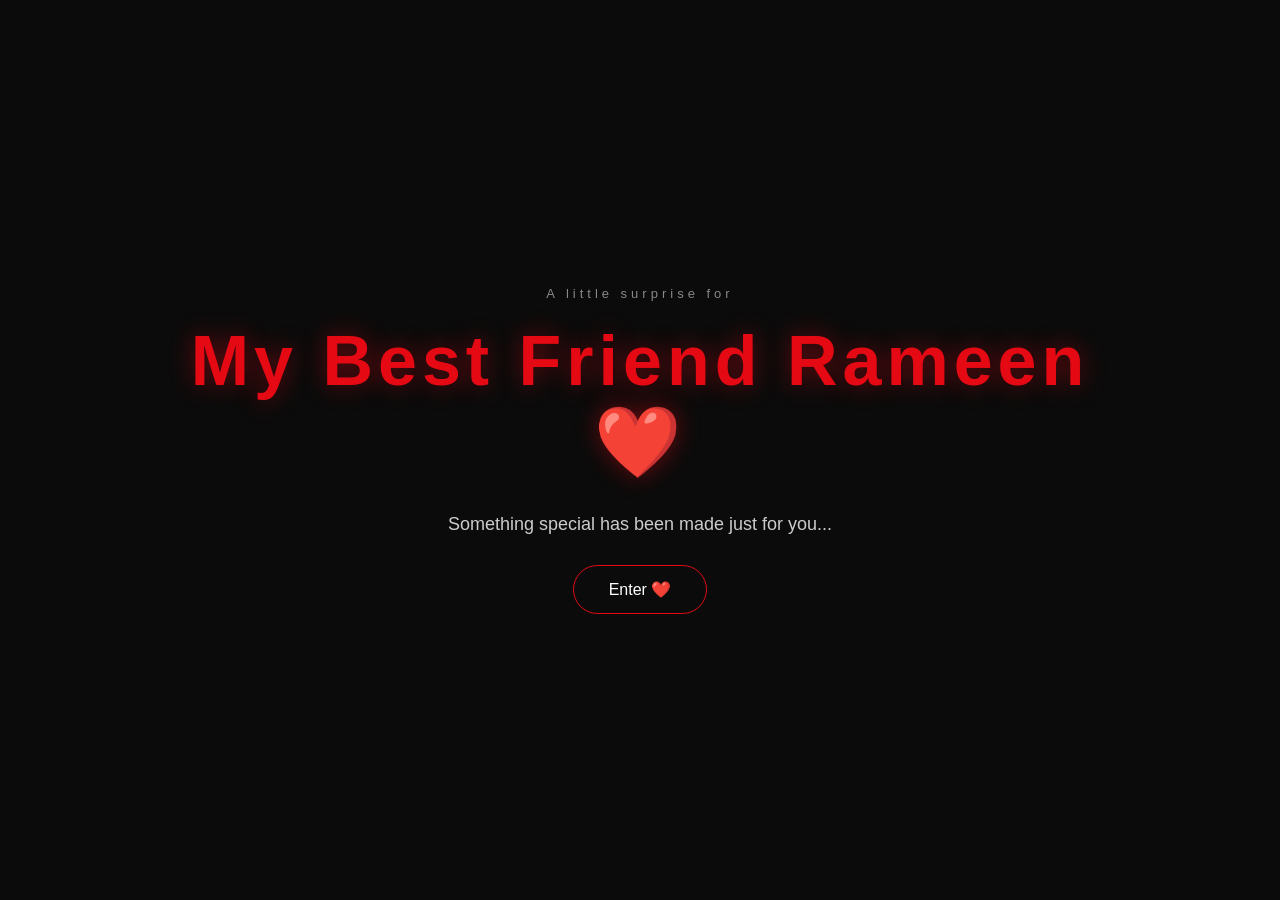
<file: index.html>
<!DOCTYPE html>
<html lang="en">
<head>
    <meta charset="UTF-8">
    <meta name="viewport" content="width=device-width, initial-scale=1.0">
    <title>For Rameen 🖤</title>
    <link rel="stylesheet" href="style.css">
</head>

<body>

    <div class="welcome">
        <p class="small-text">A little surprise for</p>

        <h1>My Best Friend Rameen ❤️</h1>

        <p class="message">
            Something special has been made just for you...
        </p>

        <button onclick="goTo('birthday.html')">
            Enter ❤️
        </button>
    </div>

    <script src="script.js"></script>

</body>
</html>
</file>
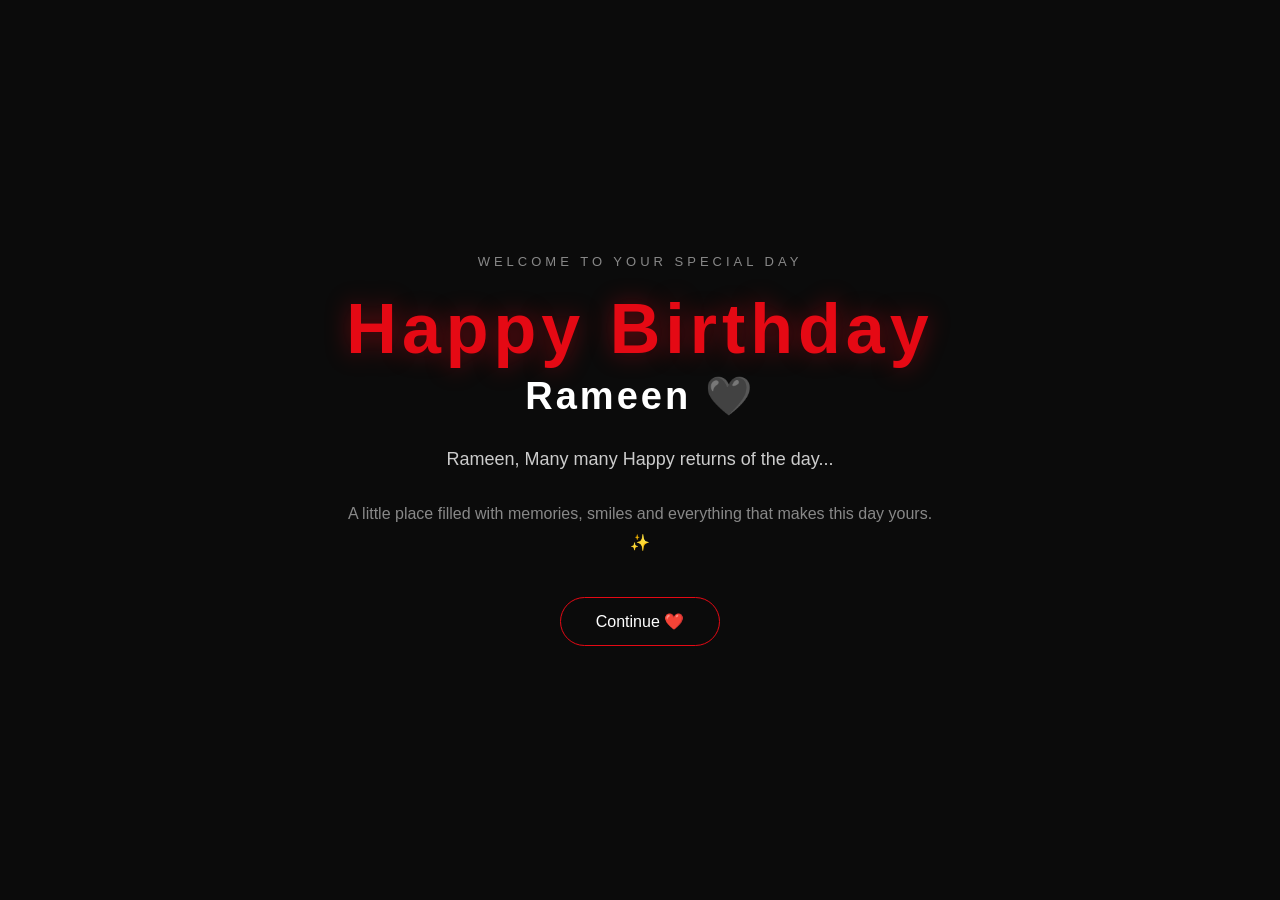
<file: birthday.html>
<!DOCTYPE html>
<html lang="en">
<head>
    <meta charset="UTF-8">
    <meta name="viewport" content="width=device-width, initial-scale=1.0">

    <title>Happy Birthday Rameen ❤️</title>

    <link rel="stylesheet" href="style.css">
</head>

<body>

    <div class="birthday-page">

        <p class="small-text">WELCOME TO YOUR SPECIAL DAY</p>

        <h1>Happy Birthday</h1>

        <h2>Rameen 🖤</h2>

        <p class="message">
            Rameen, Many many Happy returns of the day...
        </p>

        <p class="sub-message">
            A little place filled with memories, smiles and everything
            that makes this day yours. ✨
        </p>

        <button onclick="goTo('story.html')">
            Continue ❤️
        </button>

    </div>

    <script src="script.js"></script>

</body>
</html>
</file>
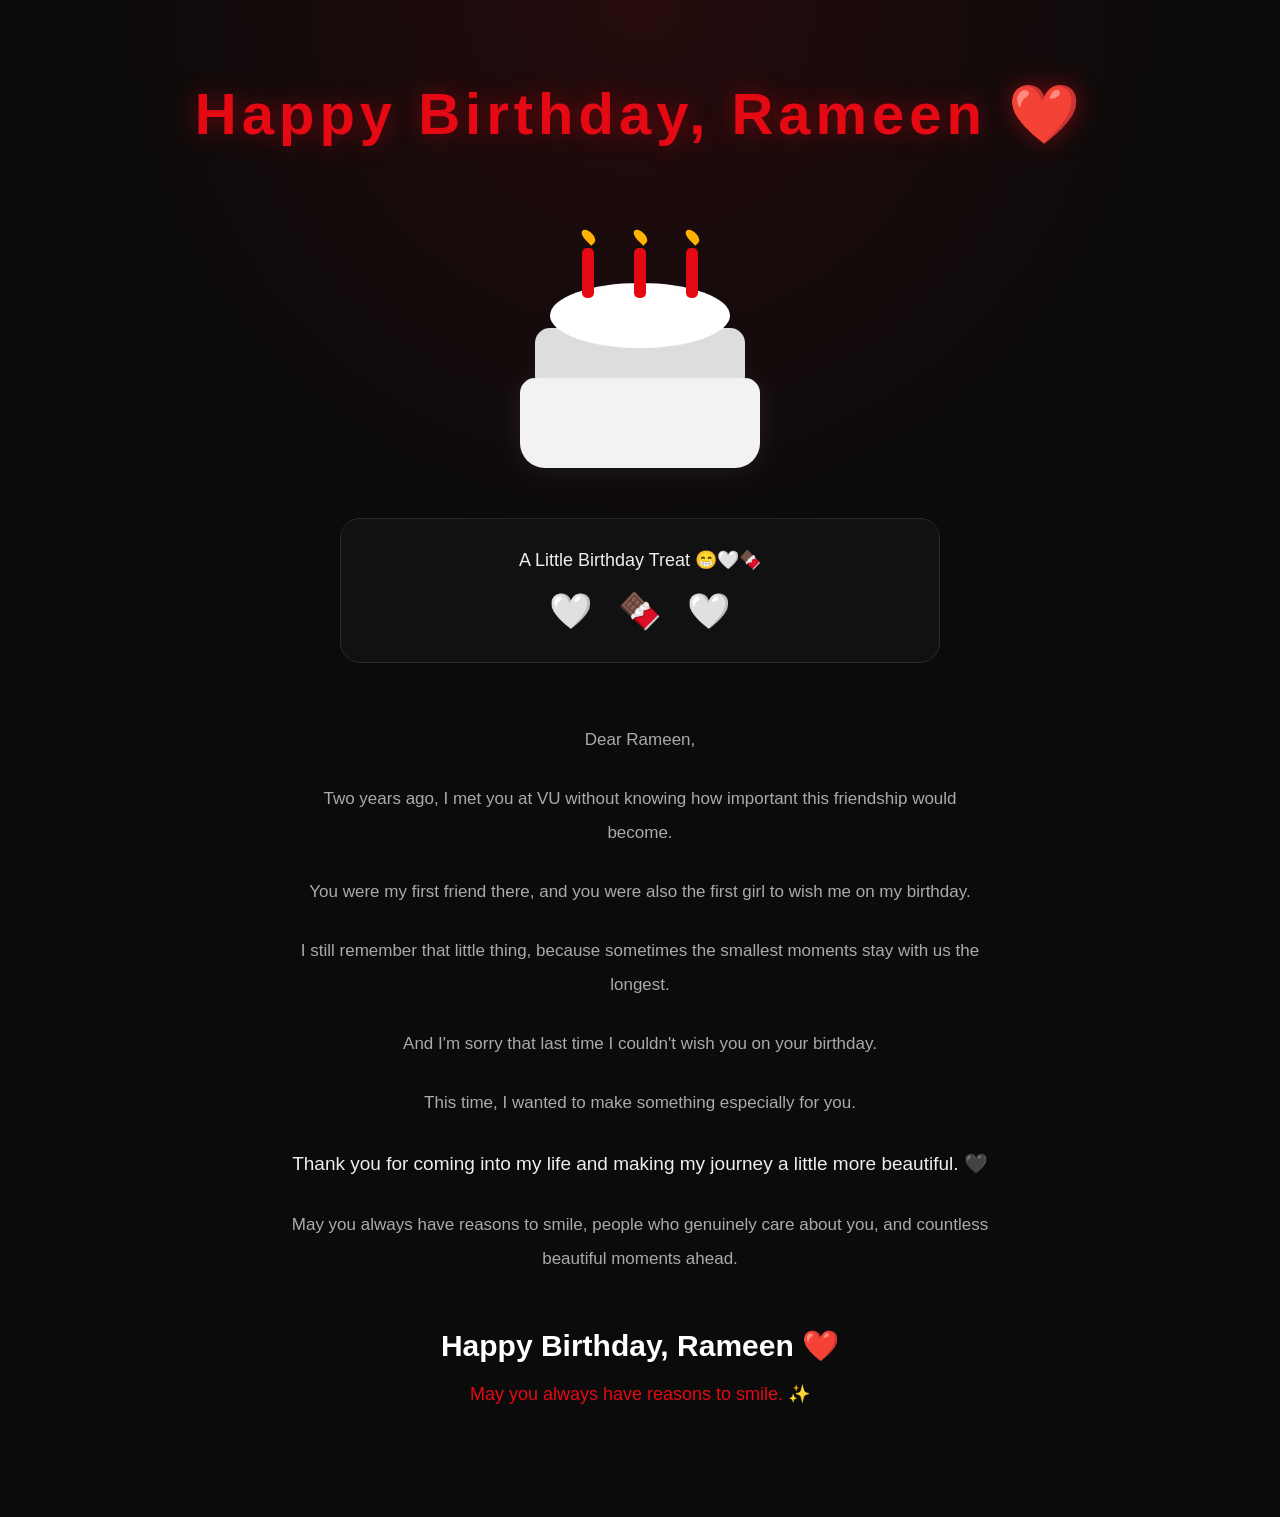
<file: final.html>
<!DOCTYPE html>
<html lang="en">

<head>
    <meta charset="UTF-8">
    <meta name="viewport" content="width=device-width, initial-scale=1.0">

    <title>Happy Birthday Rameen 🎂</title>

    <link rel="stylesheet" href="style.css">
</head>

<body>

    <div class="final-page">

        <h1>Happy Birthday, Rameen ❤️</h1>

        <div class="cake">

            <div class="candle candle-one">
                <div class="flame"></div>
            </div>

            <div class="candle candle-two">
                <div class="flame"></div>
            </div>

            <div class="candle candle-three">
                <div class="flame"></div>
            </div>

            <div class="cake-top"></div>

            <div class="cake-middle"></div>

            <div class="cake-bottom"></div>

        </div>

        <div class="chocolate-section">

            <p class="chocolate-title">
                A Little Birthday Treat 😁🤍🍫
            </p>

            <div class="chocolate-items">

                <div>🤍</div>
                <div>🍫</div>
                <div>🤍</div>

            </div>

        </div>

        <div class="final-message">

            <p>
                Dear Rameen,
            </p>

            <p>
                Two years ago, I met you at VU without knowing
                how important this friendship would become.
            </p>

            <p>
                You were my first friend there,
                and you were also the first girl to wish me
                on my birthday.
            </p>

            <p>
                I still remember that little thing,
                because sometimes the smallest moments
                stay with us the longest.
            </p>

            <p>
                And I'm sorry that last time I couldn't
                wish you on your birthday.
            </p>

            <p>
                This time, I wanted to make something
                especially for you.
            </p>

            <p class="final-highlight">
                Thank you for coming into my life
                and making my journey a little more beautiful. 🖤
            </p>

            <p>
                May you always have reasons to smile,
                people who genuinely care about you,
                and countless beautiful moments ahead.
            </p>

            <h2>
                Happy Birthday, Rameen ❤️
            </h2>

            <p class="last-line">
                May you always have reasons to smile. ✨
            </p>

        </div>

    </div>

    <script src="script.js"></script>

</body>
</html>
</file>
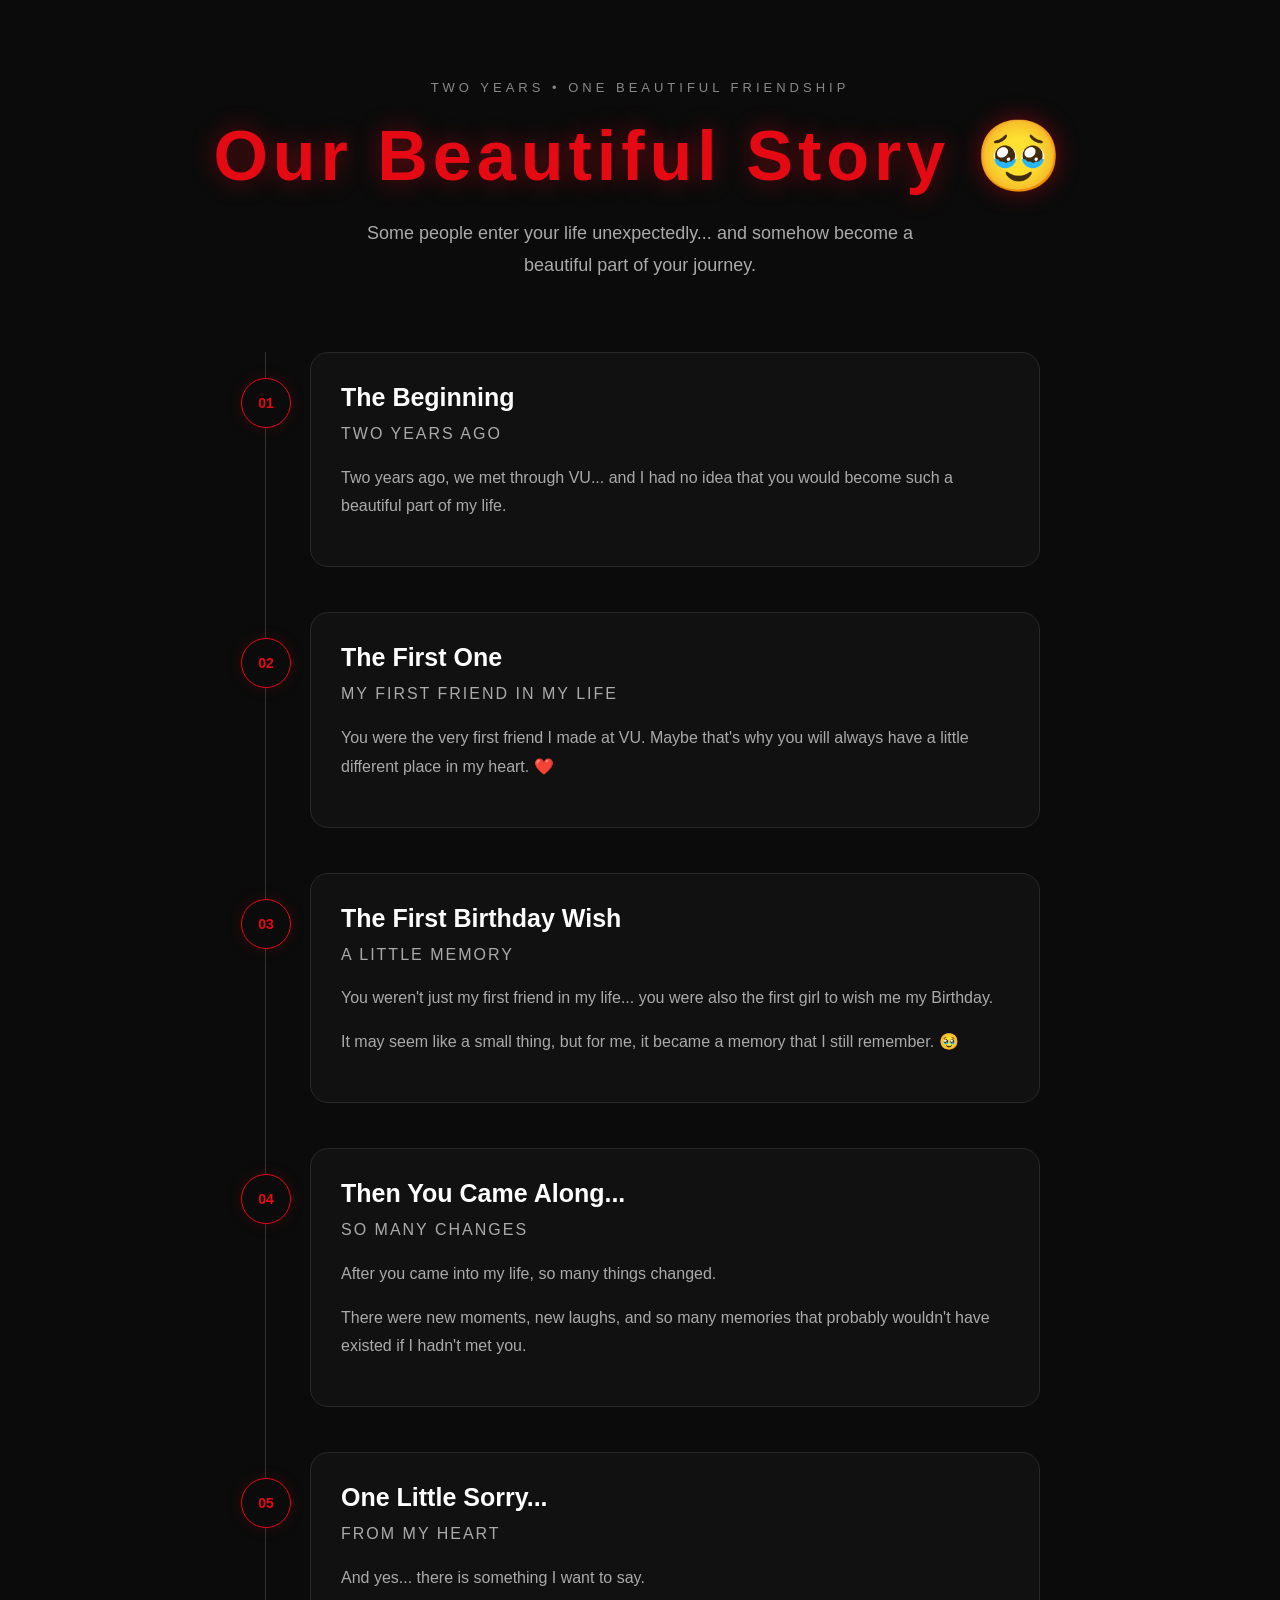
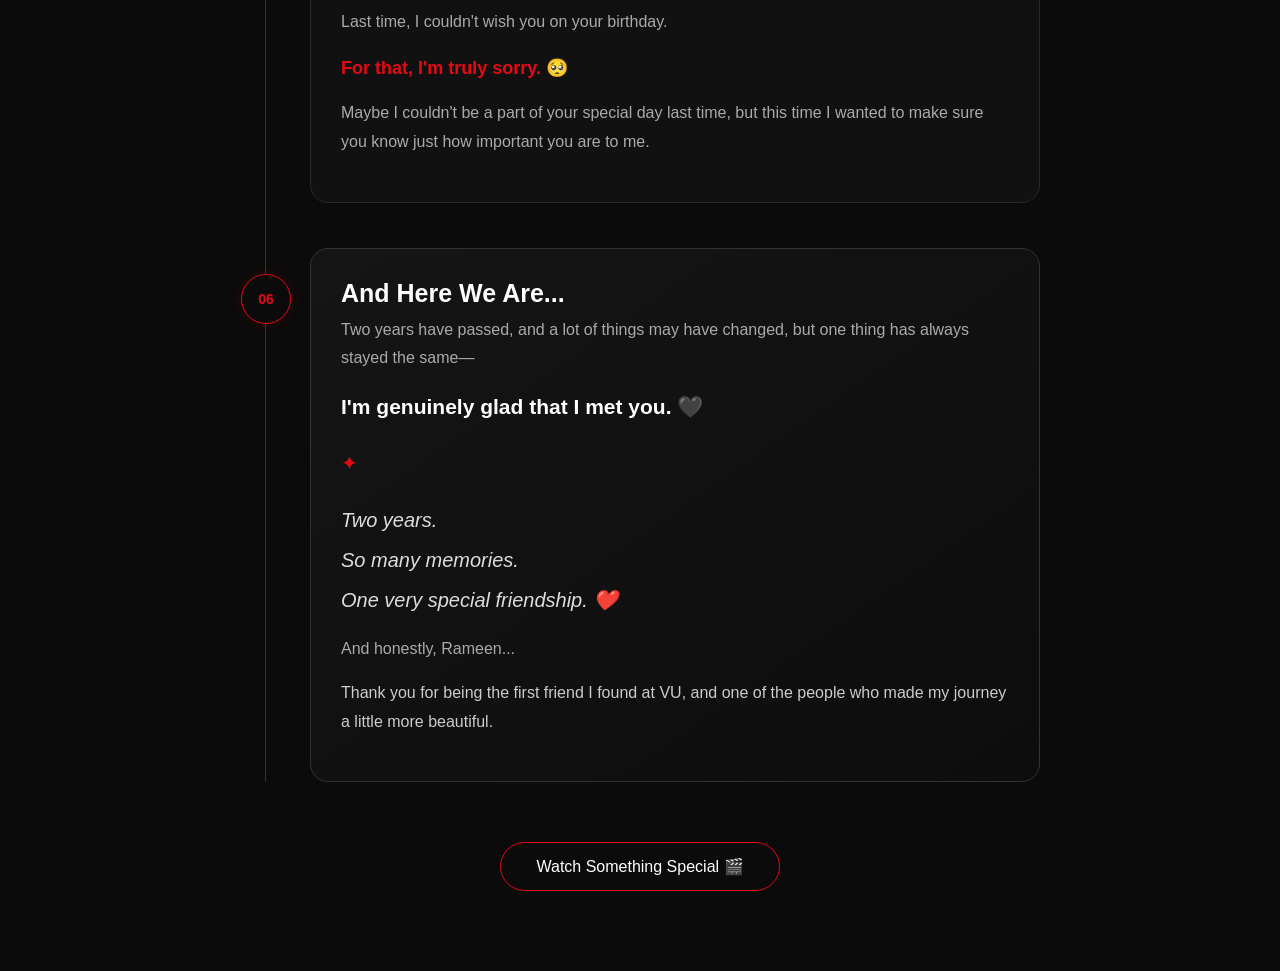
<file: story.html>
<!DOCTYPE html>
<html lang="en">

<head>
    <meta charset="UTF-8">
    <meta name="viewport" content="width=device-width, initial-scale=1.0">

    <title>Our Story — Rameen 🖤</title>

    <link rel="stylesheet" href="style.css">
</head>

<body>

    <div class="story-page">

        <p class="small-text">TWO YEARS • ONE BEAUTIFUL FRIENDSHIP</p>

        <h1>Our Beautiful Story 🥹</h1>

        <p class="story-intro">
            Some people enter your life unexpectedly...
            and somehow become a beautiful part of your journey.
        </p>

        <div class="timeline">

            <div class="story-card">

                <div class="story-number">01</div>

                <h2>The Beginning</h2>

                <p class="story-date">Two Years Ago</p>

                <p>
                    Two years ago, we met through VU...
                    and I had no idea that you would become
                    such a beautiful part of my life.
                </p>

            </div>

            <div class="story-card">

                <div class="story-number">02</div>

                <h2>The First One</h2>

                <p class="story-date">My First Friend In My Life</p>

                <p>
                    You were the very first friend I made at VU.
                    Maybe that's why you will always have
                    a little different place in my heart. ❤️
                </p>

            </div>

            <div class="story-card">

                <div class="story-number">03</div>

                <h2>The First Birthday Wish</h2>

                <p class="story-date">A Little Memory</p>

                <p>
                    You weren't just my first friend in my life...
                    you were also the first girl to wish me
                    my Birthday.
                </p>

                <p>
                    It may seem like a small thing,
                    but for me, it became a memory
                    that I still remember. 🥹
                </p>

            </div>

            <div class="story-card">

                <div class="story-number">04</div>

                <h2>Then You Came Along...</h2>

                <p class="story-date">So Many Changes</p>

                <p>
                    After you came into my life,
                    so many things changed.
                </p>

                <p>
                    There were new moments, new laughs,
                    and so many memories that probably
                    wouldn't have existed if I hadn't met you.
                </p>

            </div>

            <div class="story-card">

                <div class="story-number">05</div>

                <h2>One Little Sorry...</h2>

                <p class="story-date">From My Heart</p>

                <p>
                    And yes... there is something
                    I want to say.
                </p>

                <p>
                    Last time, I couldn't wish you
                    on your birthday.
                </p>

                <p class="sorry">
                    For that, I'm truly sorry. 🥺
                </p>

                <p>
                    Maybe I couldn't be a part of your
                    special day last time, but this time
                    I wanted to make sure you know
                    just how important you are to me.
                </p>

            </div>

            <div class="story-card final-story">

                <div class="story-number">06</div>

                <h2>And Here We Are...</h2>

                <p>
                    Two years have passed, and a lot of things
                    may have changed, but one thing has always
                    stayed the same—
                </p>

                <p class="highlight">
                    I'm genuinely glad that I met you. 🖤
                </p>

                <div class="story-divider">✦</div>

                <p class="quote">
                    Two years.<br>
                    So many memories.<br>
                    One very special friendship. ❤️
                </p>

                <p>
                    And honestly, Rameen...
                </p>

                <p class="thank-you">
                    Thank you for being the first friend
                    I found at VU, and one of the people
                    who made my journey a little more beautiful.
                </p>

            </div>

        </div>

        <button onclick="goTo('video.html')">
            Watch Something Special 🎬
        </button>

    </div>

    <script src="script.js"></script>

</body>
</html>
</file>
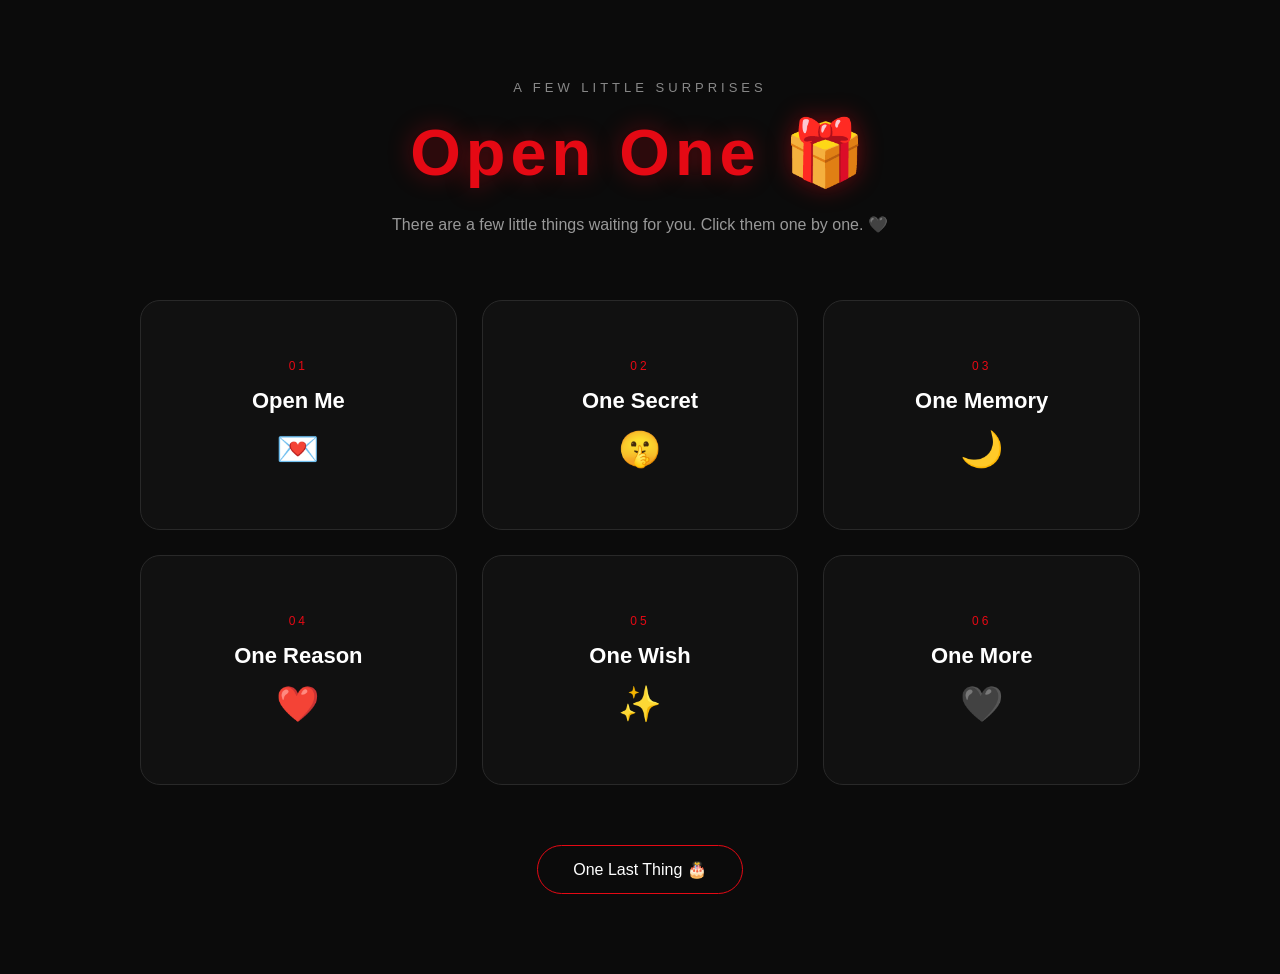
<file: surprises.html>
<!DOCTYPE html>
<html lang="en">

<head>
    <meta charset="UTF-8">
    <meta name="viewport" content="width=device-width, initial-scale=1.0">

    <title>Little Surprises 🎁</title>

    <link rel="stylesheet" href="style.css">
</head>

<body>

    <div class="surprises-page">

        <p class="small-text">A FEW LITTLE SURPRISES</p>

        <h1>Open One 🎁</h1>

        <p class="surprise-intro">
            There are a few little things waiting for you.
            Click them one by one. 🖤
        </p>

        <div class="surprise-grid">

            <div class="surprise-box" onclick="openSurprise(this)">
                <div class="surprise-front">
                    <span>01</span>
                    <h2>Open Me</h2>
                    <p>💌</p>
                </div>

                <div class="surprise-back">
                    <p>
                        I'm really lucky that our paths crossed
                        at VU two years ago. 🖤
                    </p>
                </div>
            </div>

            <div class="surprise-box" onclick="openSurprise(this)">
                <div class="surprise-front">
                    <span>02</span>
                    <h2>One Secret</h2>
                    <p>🤫</p>
                </div>

                <div class="surprise-back">
                    <p>
                        I still remember that you were
                        the first girl to wish me on my birthday. 🥹
                    </p>
                </div>
            </div>

            <div class="surprise-box" onclick="openSurprise(this)">
                <div class="surprise-front">
                    <span>03</span>
                    <h2>One Memory</h2>
                    <p>🌙</p>
                </div>

                <div class="surprise-back">
                    <p>
                        Meeting my first friend at VU
                        is definitely a memory worth keeping.
                    </p>
                </div>
            </div>

            <div class="surprise-box" onclick="openSurprise(this)">
                <div class="surprise-front">
                    <span>04</span>
                    <h2>One Reason</h2>
                    <p>❤️</p>
                </div>

                <div class="surprise-back">
                    <p>
                        Because your presence brought
                        so many unexpected beautiful moments.
                    </p>
                </div>
            </div>

            <div class="surprise-box" onclick="openSurprise(this)">
                <div class="surprise-front">
                    <span>05</span>
                    <h2>One Wish</h2>
                    <p>✨</p>
                </div>

                <div class="surprise-back">
                    <p>
                        I hope life gives you countless
                        reasons to smile.
                    </p>
                </div>
            </div>

            <div class="surprise-box" onclick="openSurprise(this)">
                <div class="surprise-front">
                    <span>06</span>
                    <h2>One More</h2>
                    <p>🖤</p>
                </div>

                <div class="surprise-back">
                    <p>
                        No matter how much time passes,
                        I'll always be glad that I met you.
                    </p>
                </div>
            </div>

        </div>

        <button onclick="goTo('final.html')">
            One Last Thing 🎂
        </button>

    </div>

    <script src="script.js"></script>

</body>
</html>
</file>
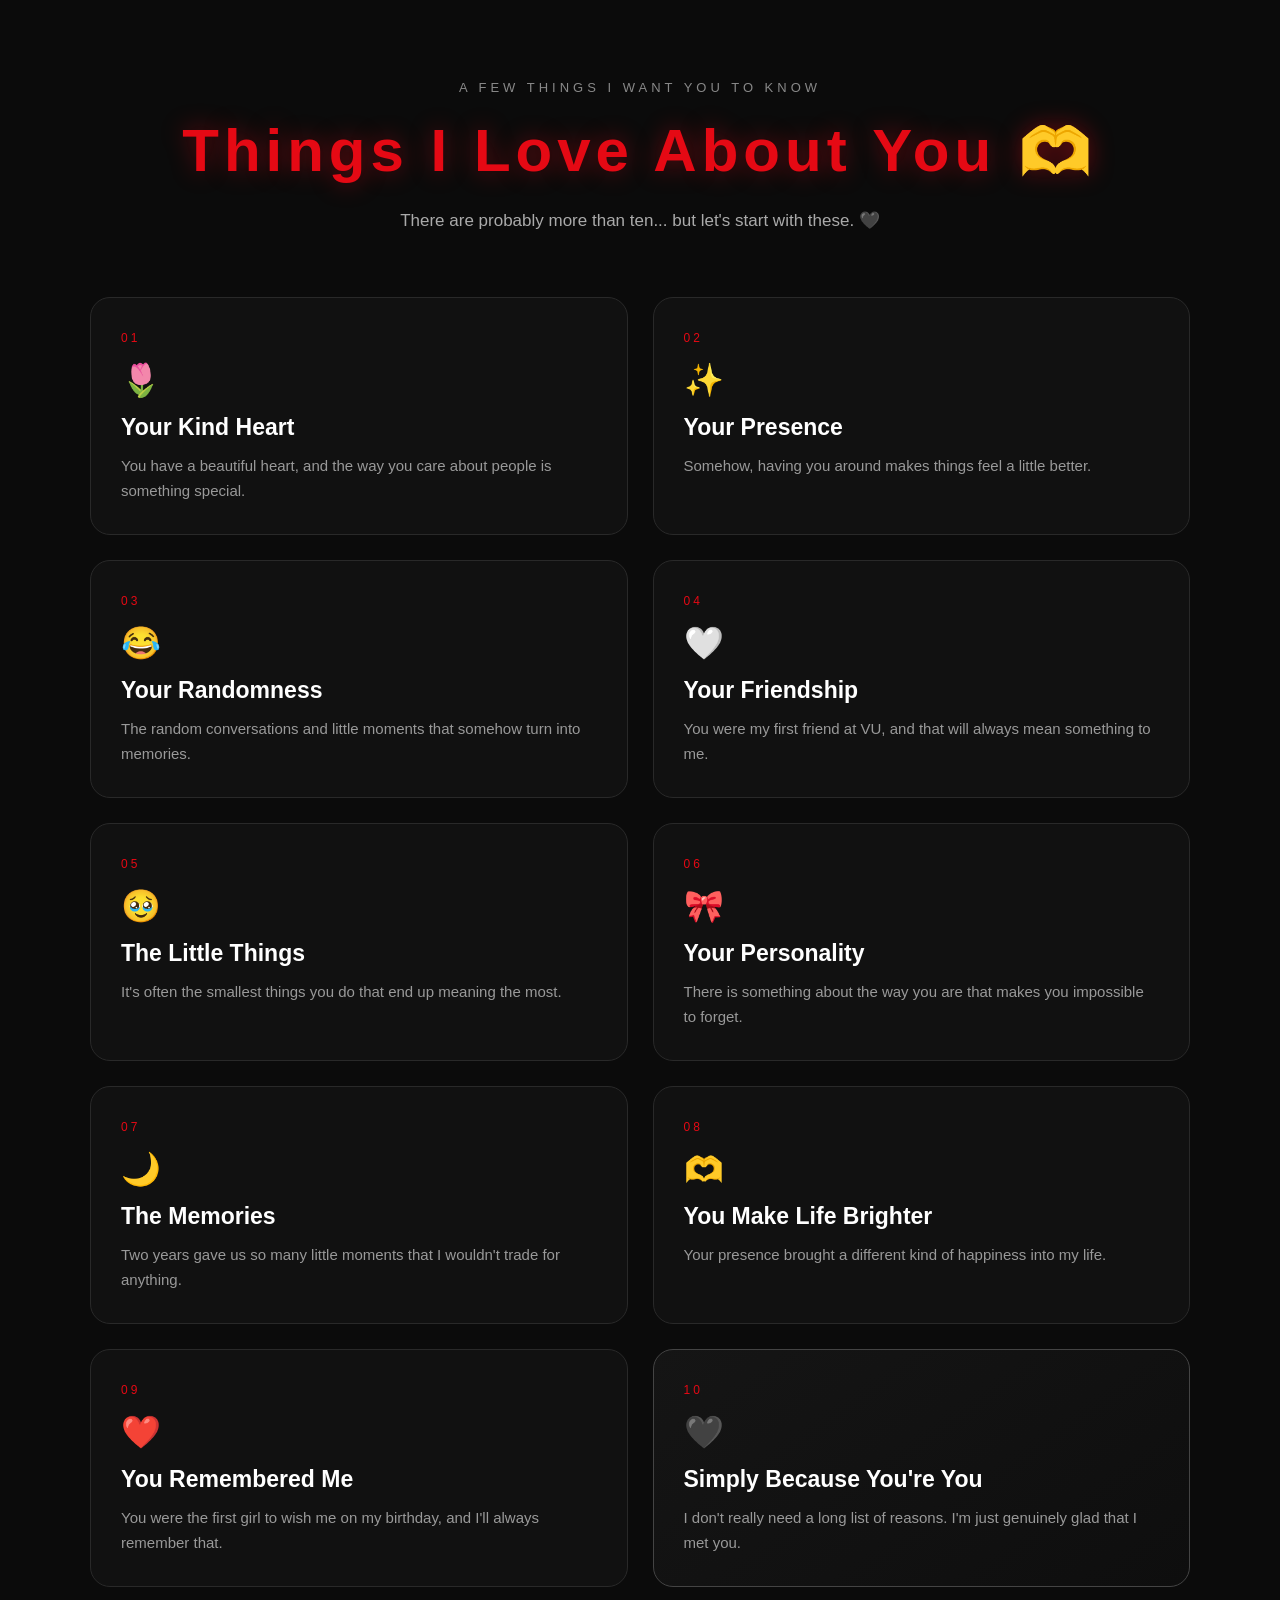
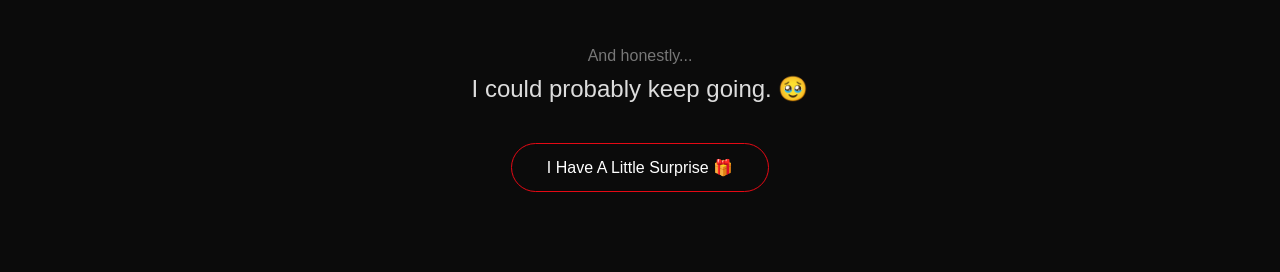
<file: things.html>
<!DOCTYPE html>
<html lang="en">

<head>
    <meta charset="UTF-8">
    <meta name="viewport" content="width=device-width, initial-scale=1.0">

    <title>Things I Love About You 🫶</title>

    <link rel="stylesheet" href="style.css">
</head>

<body>

    <div class="things-page">

        <p class="small-text">A FEW THINGS I WANT YOU TO KNOW</p>

        <h1>Things I Love About You 🫶</h1>

        <p class="things-intro">
            There are probably more than ten...
            but let's start with these. 🖤
        </p>

        <div class="reasons">

            <div class="reason-card">
                <span>01</span>
                <div class="reason-icon">🌷</div>
                <h2>Your Kind Heart</h2>
                <p>
                    You have a beautiful heart, and the way
                    you care about people is something special.
                </p>
            </div>

            <div class="reason-card">
                <span>02</span>
                <div class="reason-icon">✨</div>
                <h2>Your Presence</h2>
                <p>
                    Somehow, having you around makes things
                    feel a little better.
                </p>
            </div>

            <div class="reason-card">
                <span>03</span>
                <div class="reason-icon">😂</div>
                <h2>Your Randomness</h2>
                <p>
                    The random conversations and little moments
                    that somehow turn into memories.
                </p>
            </div>

            <div class="reason-card">
                <span>04</span>
                <div class="reason-icon">🤍</div>
                <h2>Your Friendship</h2>
                <p>
                    You were my first friend at VU,
                    and that will always mean something to me.
                </p>
            </div>

            <div class="reason-card">
                <span>05</span>
                <div class="reason-icon">🥹</div>
                <h2>The Little Things</h2>
                <p>
                    It's often the smallest things you do
                    that end up meaning the most.
                </p>
            </div>

            <div class="reason-card">
                <span>06</span>
                <div class="reason-icon">🎀</div>
                <h2>Your Personality</h2>
                <p>
                    There is something about the way you are
                    that makes you impossible to forget.
                </p>
            </div>

            <div class="reason-card">
                <span>07</span>
                <div class="reason-icon">🌙</div>
                <h2>The Memories</h2>
                <p>
                    Two years gave us so many little moments
                    that I wouldn't trade for anything.
                </p>
            </div>

            <div class="reason-card">
                <span>08</span>
                <div class="reason-icon">🫶</div>
                <h2>You Make Life Brighter</h2>
                <p>
                    Your presence brought a different kind
                    of happiness into my life.
                </p>
            </div>

            <div class="reason-card">
                <span>09</span>
                <div class="reason-icon">❤️</div>
                <h2>You Remembered Me</h2>
                <p>
                    You were the first girl to wish me
                    on my birthday, and I'll always remember that.
                </p>
            </div>

            <div class="reason-card special-reason">
                <span>10</span>
                <div class="reason-icon">🖤</div>
                <h2>Simply Because You're You</h2>
                <p>
                    I don't really need a long list of reasons.
                    I'm just genuinely glad that I met you.
                </p>
            </div>

        </div>

        <div class="things-ending">

            <p>
                And honestly...
            </p>

            <h2>
                I could probably keep going. 🥹
            </h2>

        </div>

        <button onclick="goTo('surprises.html')">
            I Have A Little Surprise 🎁
        </button>

    </div>

    <script src="script.js"></script>

</body>
</html>
</file>
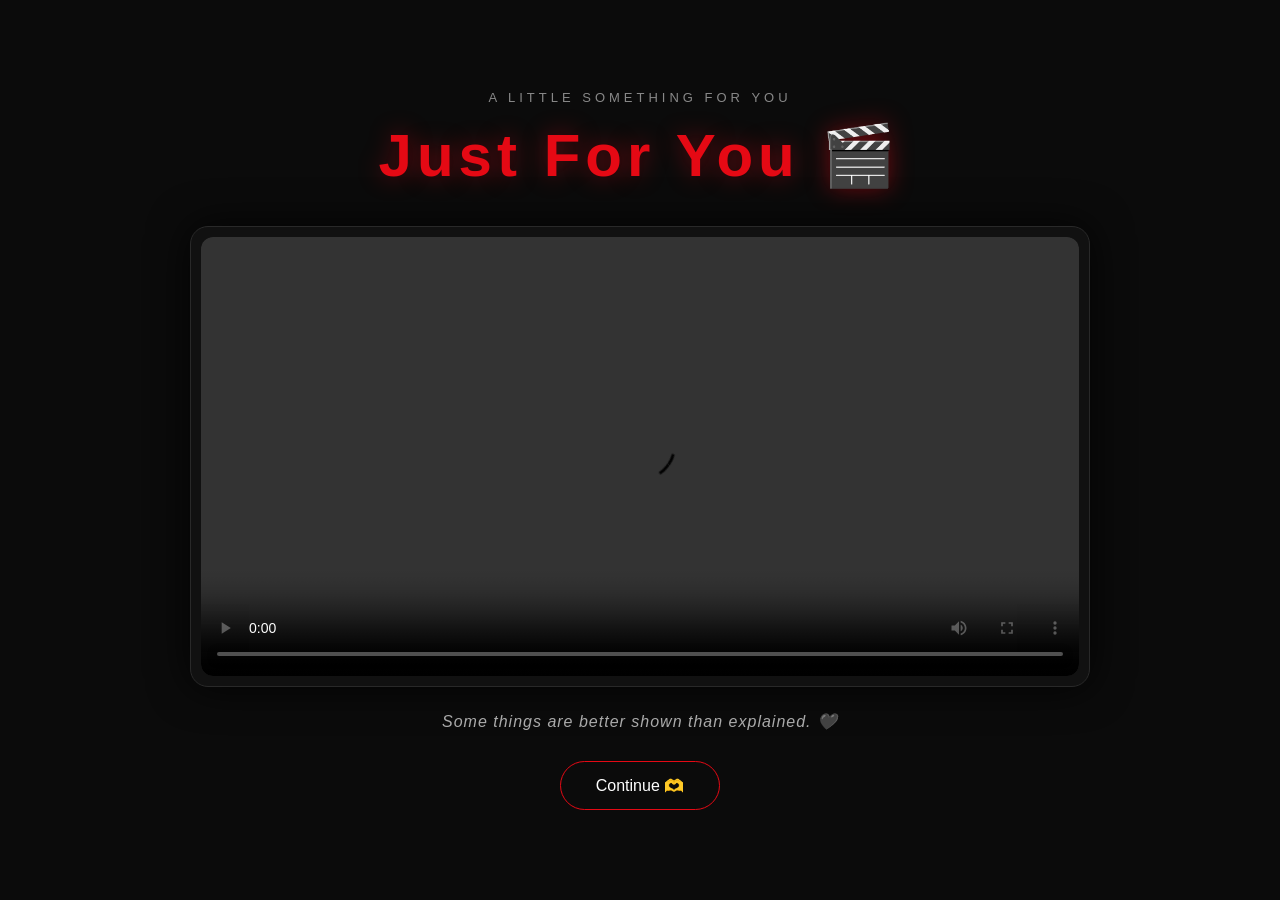
<file: video.html>
<!DOCTYPE html>
<html lang="en">

<head>
    <meta charset="UTF-8">
    <meta name="viewport" content="width=device-width, initial-scale=1.0">

    <title>A Little Video For You 🎬</title>

    <link rel="stylesheet" href="style.css">
</head>

<body>

    <div class="video-page">

        <p class="small-text">A LITTLE SOMETHING FOR YOU</p>

        <h1>Just For You 🎬</h1>

        <div class="video-container">

            <video controls playsinline>
                <source src="video.mp4" type="video/mp4">
                Your browser does not support this video.
            </video>

        </div>

        <p class="video-message">
            Some things are better shown than explained. 🖤
        </p>

        <button onclick="goTo('things.html')">
            Continue 🫶
        </button>

    </div>

    <script src="script.js"></script>

</body>
</html>
</file>
<file: style.css>
* {
    margin: 0;
    padding: 0;
    box-sizing: border-box;
}

html {
    scroll-behavior: smooth;
}

body {
    min-height: 100vh;
    background: #0b0b0b;
    color: white;
    font-family: Arial, sans-serif;
    overflow-x: hidden;
    overflow-y: auto;
}

button {
    background: transparent;
    color: white;
    border: 1px solid #e50914;
    padding: 14px 35px;
    font-size: 16px;
    border-radius: 30px;
    cursor: pointer;
    transition: 0.3s ease;
}

button:hover {
    background: #e50914;
    box-shadow: 0 0 25px rgba(229, 9, 20, 0.5);
    transform: translateY(-3px);
}

.small-text {
    color: #888;
    font-size: 13px;
    letter-spacing: 4px;
    margin-bottom: 20px;
}

h1 {
    color: #e50914;
    font-size: 70px;
    letter-spacing: 5px;
    text-shadow: 0 0 25px rgba(229, 9, 20, 0.45);
}

.message {
    color: #ccc;
    font-size: 18px;
    margin: 25px 0;
    line-height: 1.8;
}

.welcome {
    min-height: 100vh;
    display: flex;
    flex-direction: column;
    align-items: center;
    justify-content: center;
    text-align: center;
    padding: 30px;
}

.welcome h1 {
    max-width: 1000px;
}

.birthday-page {
    min-height: 100vh;
    display: flex;
    flex-direction: column;
    align-items: center;
    justify-content: center;
    text-align: center;
    padding: 40px 25px;
}

.birthday-page h2 {
    color: #fff;
    font-size: 38px;
    margin-top: 5px;
    letter-spacing: 3px;
}

.sub-message {
    max-width: 600px;
    color: #888;
    font-size: 16px;
    line-height: 1.8;
    margin-bottom: 40px;
}

.story-page {
    width: 100%;
    min-height: 100vh;
    padding: 80px 25px;
    text-align: center;
}

.story-page > h1 {
    margin-bottom: 20px;
}

.story-intro {
    max-width: 600px;
    margin: 0 auto 70px;
    color: #aaa;
    font-size: 18px;
    line-height: 1.8;
}

.timeline {
    position: relative;
    max-width: 800px;
    margin: 0 auto 60px;
    text-align: left;
}

.timeline::before {
    content: "";
    position: absolute;
    left: 25px;
    top: 0;
    bottom: 0;
    width: 1px;
    background: #333;
}

.story-card {
    position: relative;
    margin-bottom: 45px;
    margin-left: 70px;
    padding: 30px;
    background: #111;
    border: 1px solid #292929;
    border-radius: 18px;
    transition: 0.4s ease;
}

.story-card:hover {
    transform: translateX(8px);
    border-color: #e50914;
    box-shadow: 0 0 25px rgba(229, 9, 20, 0.12);
}

.story-number {
    position: absolute;
    left: -70px;
    top: 25px;
    width: 50px;
    height: 50px;
    display: flex;
    align-items: center;
    justify-content: center;
    border: 1px solid #e50914;
    border-radius: 50%;
    background: #0b0b0b;
    color: #e50914;
    font-size: 14px;
    font-weight: bold;
    box-shadow: 0 0 15px rgba(229, 9, 20, 0.15);
}

.story-card h2 {
    color: white;
    font-size: 25px;
    margin-bottom: 8px;
}

.story-date {
    color: #e50914;
    font-size: 12px;
    letter-spacing: 2px;
    text-transform: uppercase;
    margin-bottom: 20px;
}

.story-card p {
    color: #aaa;
    font-size: 16px;
    line-height: 1.8;
    margin-bottom: 15px;
}

.story-card .sorry {
    color: #e50914;
    font-size: 18px;
    font-weight: bold;
}

.highlight {
    color: white !important;
    font-size: 21px !important;
    font-weight: bold;
}

.story-divider {
    color: #e50914;
    margin: 25px 0;
    font-size: 20px;
}

.quote {
    color: #ddd !important;
    font-size: 20px !important;
    line-height: 2 !important;
    font-style: italic;
}

.thank-you {
    color: #ccc !important;
}

.final-story {
    background: linear-gradient(145deg, #151515, #0d0d0d);
    border-color: #333;
}

.video-page {
    width: 100%;
    min-height: 100vh;
    padding: 70px 25px;
    text-align: center;
    display: flex;
    flex-direction: column;
    align-items: center;
    justify-content: center;
}

.video-page .small-text {
    margin-bottom: 15px;
}

.video-page h1 {
    font-size: 60px;
    margin-bottom: 35px;
}

.video-container {
    width: 90%;
    max-width: 900px;
    padding: 10px;
    background: #111;
    border: 1px solid #292929;
    border-radius: 18px;
    box-shadow: 0 0 40px rgba(0, 0, 0, 0.8);
    transition: 0.4s ease;
}

.video-container:hover {
    border-color: #e50914;
    box-shadow: 0 0 40px rgba(229, 9, 20, 0.18);
}

.video-container video {
    width: 100%;
    max-height: 70vh;
    display: block;
    border-radius: 12px;
    background: #000;
}

.video-message {
    margin: 25px 0 30px;
    color: #aaa;
    font-size: 16px;
    font-style: italic;
    letter-spacing: 1px;
}

.things-page {
    width: 100%;
    min-height: 100vh;
    padding: 80px 25px;
    text-align: center;
}

.things-page h1 {
    font-size: 60px;
}

.things-intro {
    max-width: 650px;
    margin: 20px auto 60px;
    color: #aaa;
    font-size: 17px;
    line-height: 1.8;
}

.reasons {
    max-width: 1100px;
    margin: 0 auto 60px;
    display: grid;
    grid-template-columns: repeat(2, 1fr);
    gap: 25px;
}

.reason-card {
    position: relative;
    padding: 30px;
    text-align: left;
    background: #111;
    border: 1px solid #292929;
    border-radius: 20px;
    transition: 0.4s ease;
}

.reason-card:hover {
    transform: translateY(-7px);
    border-color: #e50914;
    box-shadow: 0 0 30px rgba(229, 9, 20, 0.14);
}

.reason-card > span {
    color: #e50914;
    font-size: 12px;
    letter-spacing: 3px;
}

.reason-icon {
    font-size: 32px;
    margin: 15px 0;
}

.reason-card h2 {
    color: white;
    font-size: 23px;
    margin-bottom: 12px;
}

.reason-card p {
    color: #999;
    line-height: 1.7;
    font-size: 15px;
}

.special-reason {
    background: linear-gradient(145deg, #151515, #0e0e0e);
    border-color: #444;
}

.things-ending {
    margin-bottom: 40px;
}

.things-ending p {
    color: #777;
    margin-bottom: 10px;
}

.things-ending h2 {
    color: #ddd;
    font-weight: normal;
}

.surprises-page {
    width: 100%;
    min-height: 100vh;
    padding: 80px 25px;
    text-align: center;
}

.surprises-page h1 {
    font-size: 65px;
}

.surprise-intro {
    max-width: 600px;
    margin: 20px auto 60px;
    color: #999;
    line-height: 1.8;
}

.surprise-grid {
    max-width: 1000px;
    margin: 0 auto 60px;
    display: grid;
    grid-template-columns: repeat(3, 1fr);
    gap: 25px;
}

.surprise-box {
    min-height: 230px;
    cursor: pointer;
    perspective: 1000px;
}

.surprise-front,
.surprise-back {
    min-height: 230px;
    padding: 30px;
    border: 1px solid #292929;
    border-radius: 20px;
    background: #111;
    display: flex;
    flex-direction: column;
    align-items: center;
    justify-content: center;
    transition: 0.5s ease;
}

.surprise-front span {
    color: #e50914;
    font-size: 12px;
    letter-spacing: 3px;
    margin-bottom: 15px;
}

.surprise-front h2 {
    color: white;
    font-size: 22px;
    margin-bottom: 15px;
}

.surprise-front p {
    font-size: 35px;
}

.surprise-back {
    display: none;
    border-color: #e50914;
    box-shadow: 0 0 30px rgba(229, 9, 20, 0.15);
}

.surprise-back p {
    color: #ccc;
    line-height: 1.8;
    font-size: 15px;
}

.surprise-box.opened .surprise-front {
    display: none;
}

.surprise-box.opened .surprise-back {
    display: flex;
}

.final-page {
    width: 100%;
    min-height: 100vh;
    padding: 80px 20px;
    text-align: center;
    background:
        radial-gradient(circle at top, rgba(229, 9, 20, 0.12), transparent 35%),
        #0b0b0b;
}

.final-page h1 {
    font-size: 58px;
    margin-bottom: 70px;
}

.cake {
    position: relative;
    width: 280px;
    height: 250px;
    margin: 0 auto 50px;
}

.cake-bottom {
    position: absolute;
    bottom: 0;
    left: 20px;
    width: 240px;
    height: 90px;
    background: #f2f2f2;
    border-radius: 15px 15px 25px 25px;
    box-shadow: 0 0 30px rgba(255, 255, 255, 0.08);
}

.cake-middle {
    position: absolute;
    bottom: 65px;
    left: 35px;
    width: 210px;
    height: 75px;
    background: #ddd;
    border-radius: 15px;
}

.cake-top {
    position: absolute;
    bottom: 120px;
    left: 50px;
    width: 180px;
    height: 65px;
    background: #fff;
    border-radius: 50%;
    z-index: 2;
}

.candle {
    position: absolute;
    bottom: 170px;
    width: 12px;
    height: 50px;
    background: #e50914;
    border-radius: 5px;
    z-index: 4;
}

.candle-one {
    left: 82px;
}

.candle-two {
    left: 134px;
}

.candle-three {
    left: 186px;
}

.flame {
    position: absolute;
    top: -20px;
    left: 2px;
    width: 9px;
    height: 17px;
    background: #ffb300;
    border-radius: 50% 50% 50% 0;
    transform: rotate(-45deg);
    animation: flicker 0.8s infinite alternate;
}

@keyframes flicker {
    from {
        transform: rotate(-45deg) scale(1);
    }

    to {
        transform: rotate(-45deg) scale(1.15);
    }
}

.chocolate-section {
    max-width: 600px;
    margin: 0 auto 60px;
    padding: 30px;
    border: 1px solid #292929;
    border-radius: 20px;
    background: #111;
}

.chocolate-title {
    color: #eee;
    font-size: 18px;
    margin-bottom: 20px;
}

.chocolate-items {
    display: flex;
    justify-content: center;
    gap: 25px;
    font-size: 35px;
}

.final-message {
    max-width: 700px;
    margin: 0 auto;
    color: #aaa;
    font-size: 17px;
    line-height: 2;
}

.final-message p {
    margin-bottom: 25px;
}

.final-message h2 {
    color: white;
    font-size: 30px;
    margin-top: 40px;
}

.final-highlight {
    color: #eee;
    font-size: 19px;
}

.last-line {
    color: #e50914;
    font-size: 18px;
}

@media (max-width: 700px) {

    h1 {
        font-size: 48px;
        letter-spacing: 3px;
    }

    .small-text {
        font-size: 11px;
        letter-spacing: 3px;
    }

    .message {
        font-size: 16px;
    }

    .birthday-page h2 {
        font-size: 30px;
    }

    .story-page,
    .things-page,
    .surprises-page,
    .final-page {
        padding: 60px 15px;
    }

    .story-page > h1,
    .things-page h1,
    .surprises-page h1,
    .final-page h1 {
        font-size: 43px;
    }

    .timeline::before {
        left: 20px;
    }

    .story-card {
        margin-left: 55px;
        padding: 22px;
    }

    .story-number {
        left: -55px;
        width: 40px;
        height: 40px;
        font-size: 11px;
    }

    .story-card h2 {
        font-size: 21px;
    }

    .story-card p {
        font-size: 14px;
    }

    .video-page {
        padding: 50px 15px;
    }

    .video-page h1 {
        font-size: 42px;
    }

    .video-container {
        width: 100%;
        padding: 6px;
    }

    .reasons {
        grid-template-columns: 1fr;
    }

    .surprise-grid {
        grid-template-columns: 1fr;
    }

    .cake {
        transform: scale(0.85);
    }

    .final-message {
        font-size: 15px;
    }
}
</file>
